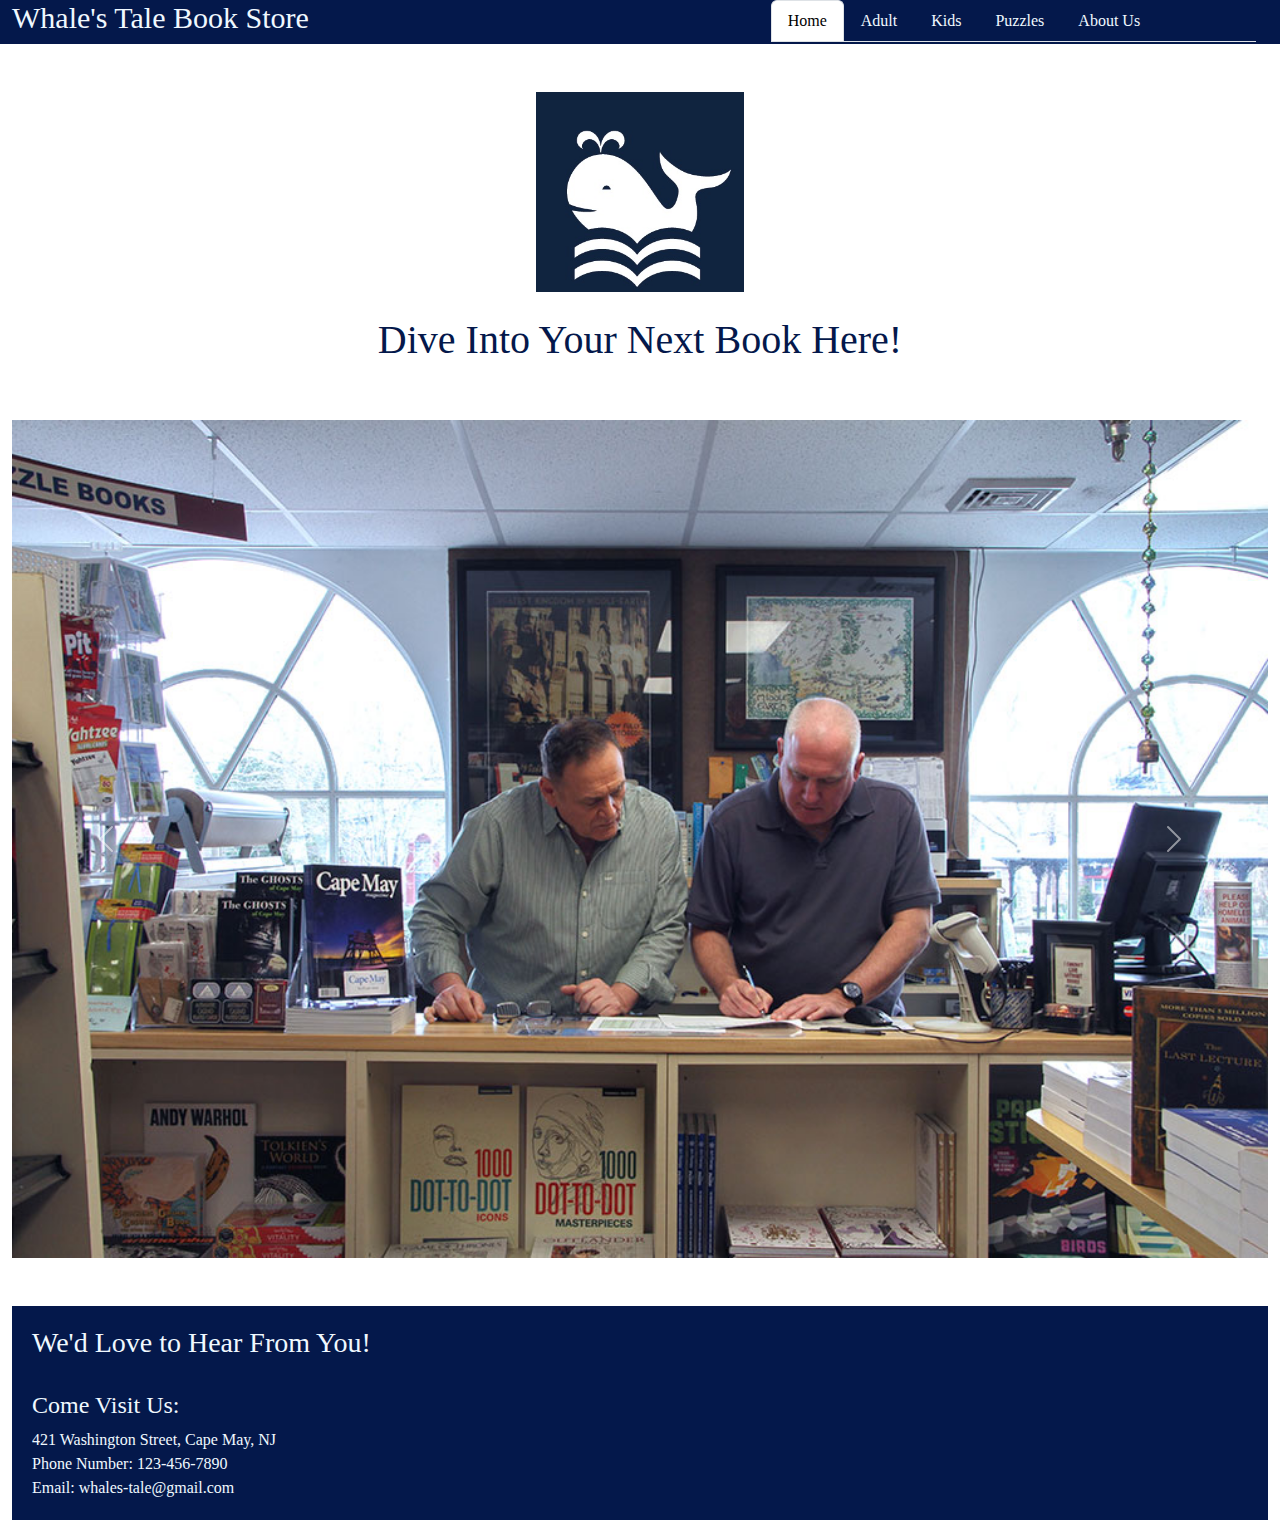
<file: index.html>
<!doctype html>
<html lang="en">
  <head>
    <meta charset="utf-8">
    <meta name="viewport" content="width=device-width, initial-scale=1">
    <meta name="description" content="YOUR DESCRIPTION HERE">
    <meta name="author" content="YOUR NAME HERE">
    <title>Starter Template · Bootstrap v5.3.3</title>

    <!-- LOAD BOOTSTRAP CSS - DO NOT DELETE -->
    <link href="https://cdn.jsdelivr.net/npm/bootstrap@5.3.3/dist/css/bootstrap.min.css" rel="stylesheet" integrity="sha384-QWTKZyjpPEjISv5WaRU9OFeRpok6YctnYmDr5pNlyT2bRjXh0JMhjY6hW+ALEwIH" crossorigin="anonymous">
    <!-- END LOADING BOOTSTRAP CSS -->

    
    <!-- Custom styles - add your own CSS to this stylesheet -->
    <link href="style.css" rel="stylesheet">
  </head>
  <body>
<div class="container-fluid">  
	<div class="row one">
	<div class="col-md-7">
		<h1>
			Whale's Tale Book Store
		</h1>
		
		</div> <!--col7-->
		<div class="col-md-5">
			<div class="container-fluid">
<ul class="nav nav-tabs">
  <li class="nav-item">
    <a class="nav-link active" aria-current="page" href="index.html">Home</a>
  </li>
  <li class="nav-item">
    <a class="nav-link" href="adult.html">Adult</a>
  </li>
  <li class="nav-item">
    <a class="nav-link" href="child.html">Kids</a>
  </li>
  <li class="nav-item">
    <a class="nav-link" href="puzzle.html">Puzzles</a>
  </li>
  <li class="nav-item">
    <a class="nav-link" href="about.html">About Us</a>
  </li>
</ul>
	</div>
		</div> <!--col5-->
	
	</div>
<br>
	<br>
	<img src="img/logo.jpg" height="200" alt="logo">
	<br>
<h2>
	Dive Into Your Next Book Here!
	</h2>
<br>
<br>
<div id="carouselExample" class="carousel slide">
  <div class="carousel-inner">
    <div class="carousel-item active">
      <img src="img/book1.jpeg" class="d-block w-100" alt="1">
    </div>
    <div class="carousel-item">
      <img src="img/book2.jpeg" class="d-block w-100" alt="2">
    </div>
    <div class="carousel-item">
      <img src="img/book3.jpeg" class="d-block w-100" alt="3">
    </div>
	   <div class="carousel-item">
      <img src="img/book4.jpeg" class="d-block w-100" alt="4">
    </div>
    <div class="carousel-item">
      <img src="img/book5.jpeg" class="d-block w-100" alt="5">
    </div>
	<div class="carousel-item">
      <img src="img/book7.jpeg" class="d-block w-100" alt="7">
    </div>
	<div class="carousel-item">
      <img src="img/book8.jpeg" class="d-block w-100" alt="8">
    </div>
  </div>
  <button class="carousel-control-prev" type="button" data-bs-target="#carouselExample" data-bs-slide="prev">
    <span class="carousel-control-prev-icon" aria-hidden="true"></span>
    <span class="visually-hidden">Previous</span>
  </button>
  <button class="carousel-control-next" type="button" data-bs-target="#carouselExample" data-bs-slide="next">
    <span class="carousel-control-next-icon" aria-hidden="true"></span>
    <span class="visually-hidden">Next</span>
  </button>
</div>
<br>
	<br>
<footer>
	<h3>
		We'd Love to Hear From You!
	</h3>
<br>
<h4>
	Come Visit Us:
	</h4>
	421 Washington Street, Cape May, NJ
	<br>
	Phone Number: 123-456-7890
	<br>
	Email: whales-tale@gmail.com
	</footer>
	
	
</div>	
<!--end of cont. fluid-->
<!-- LOAD BOOTSTRAP JAVASCRIPT - DO NOT DELETE -->
<script src="https://cdn.jsdelivr.net/npm/bootstrap@5.3.3/dist/js/bootstrap.bundle.min.js" integrity="sha384-YvpcrYf0tY3lHB60NNkmXc5s9fDVZLESaAA55NDzOxhy9GkcIdslK1eN7N6jIeHz" crossorigin="anonymous"></script>
<!-- END LOADING BOOTSTRAP JAVASCRIPT -->
      
  </body>
</html>
</file>
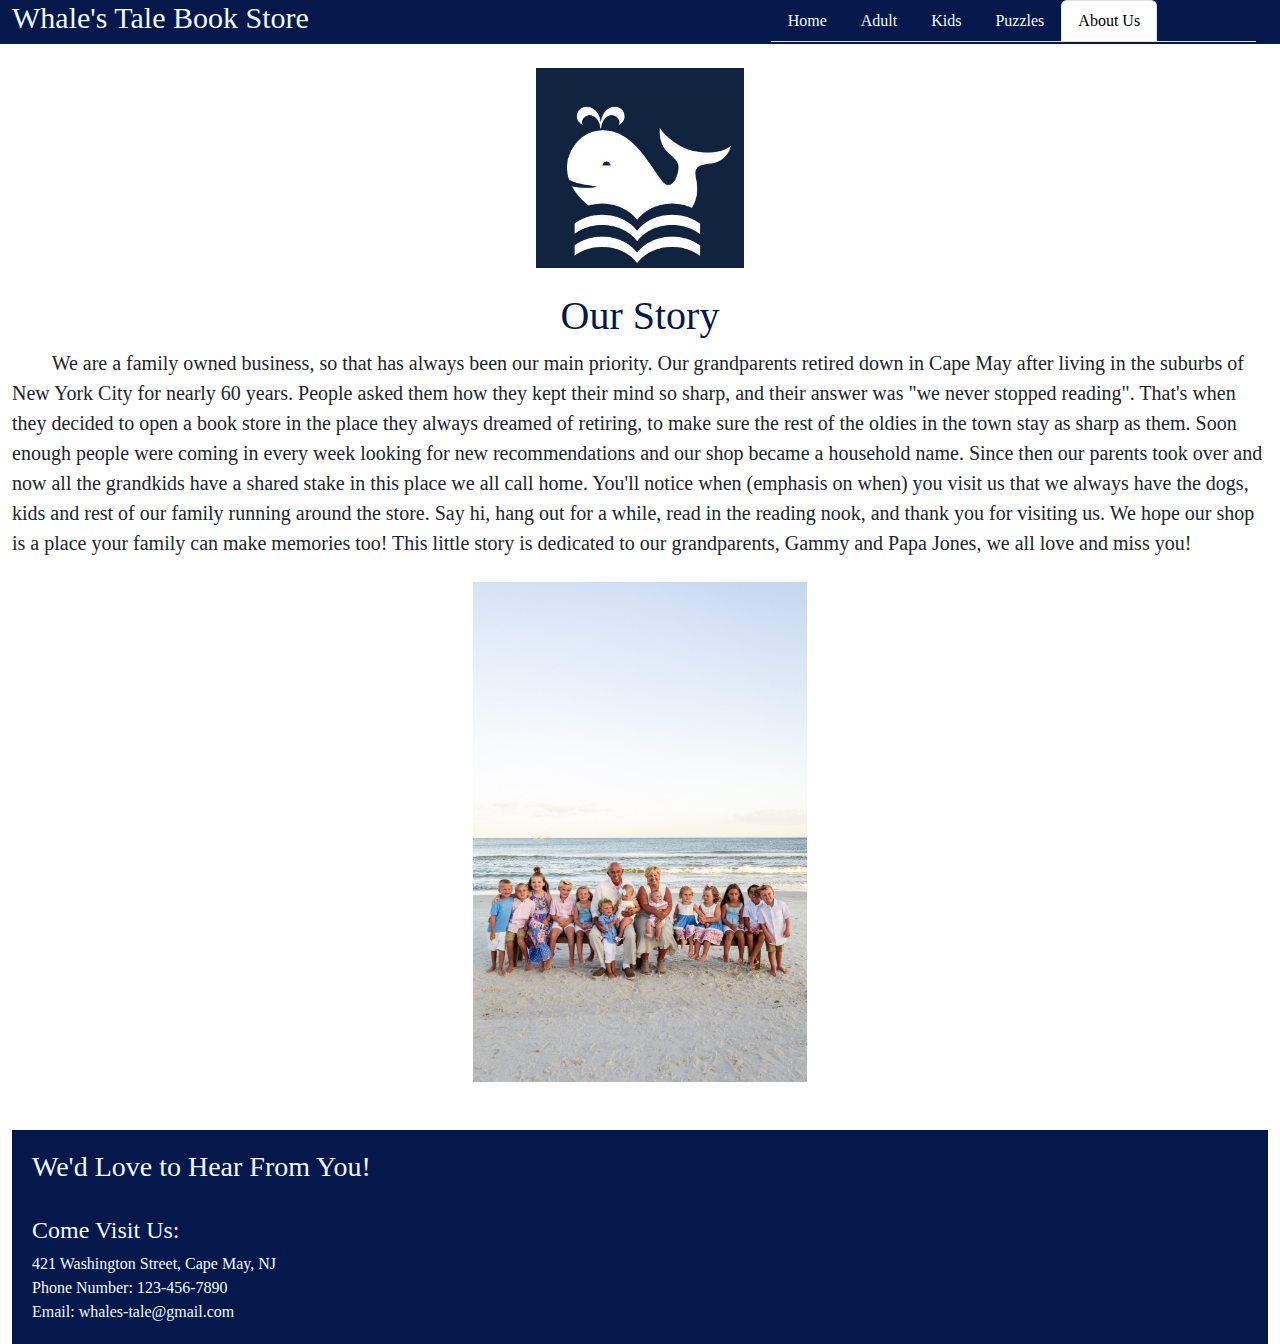
<file: about.html>
<!doctype html>
<html lang="en">
  <head>
    <meta charset="utf-8">
    <meta name="viewport" content="width=device-width, initial-scale=1">
    <meta name="description" content="YOUR DESCRIPTION HERE">
    <meta name="author" content="YOUR NAME HERE">
    <title>Starter Template · Bootstrap v5.3.3</title>
	</head>
	<body>
<div class="container-fluid">  
	<div class="row one">
	<div class="col-md-7">
		<h1>
			Whale's Tale Book Store
		</h1>
		
		</div> <!--col7-->
		<div class="col-md-5">
			<div class="container-fluid">
<ul class="nav nav-tabs">
  <li class="nav-item">
    <a class="nav-link" href="index.html">Home</a>
  </li>
  <li class="nav-item">
    <a class="nav-link" href="adult.html">Adult</a>
  </li>
  <li class="nav-item">
    <a class="nav-link" href="child.html">Kids</a>
  </li>
  <li class="nav-item">
    <a class="nav-link" href="puzzle.html">Puzzles</a>
  </li>
  <li class="nav-item">
    <a class="nav-link active" aria-current="page" href="about.html">About Us</a>
  </li>
</ul>
	</div>
		</div> <!--col5-->
	
	</div>

    <!-- LOAD BOOTSTRAP CSS - DO NOT DELETE -->
    <link href="https://cdn.jsdelivr.net/npm/bootstrap@5.3.3/dist/css/bootstrap.min.css" rel="stylesheet" integrity="sha384-QWTKZyjpPEjISv5WaRU9OFeRpok6YctnYmDr5pNlyT2bRjXh0JMhjY6hW+ALEwIH" crossorigin="anonymous">
    <!-- END LOADING BOOTSTRAP CSS -->

    
    <!-- Custom styles - add your own CSS to this stylesheet -->
    <link href="style.css" rel="stylesheet">

	<br>
	<img src="img/logo.jpg" height="200" alt="logo">
	<br>
<h2>Our Story</h2>
  <h7>&nbsp; &nbsp; &nbsp; &nbsp; We are a family owned business, so that has always been our main priority. Our grandparents retired down in Cape May after living in the suburbs of New York City for nearly 60 years. People asked them how they kept their mind so sharp, and their answer was "we never stopped reading". That's when they decided to open a book store in the place they always dreamed of retiring, to make sure the rest of the oldies in the town stay as sharp as them. Soon enough people were coming in every week looking for new recommendations and our shop became a household name. Since then our parents took over and now all the grandkids have a shared stake in this place we all call home. You'll notice when (emphasis on when) you visit us that we always have the dogs, kids and rest of our family running around the store. Say hi, hang out for a while, read in the reading nook, and thank you for visiting us. We hope our shop is a place your family can make memories too! 
  This little story is dedicated to our grandparents, Gammy and Papa Jones, we all love and miss you!</h7>
	&nbsp; <br>
  <br>
 <img src="img/g1.jpeg" height="500" alt="grandparents">
	<br>
	<br>
<footer>
	<h3>
		We'd Love to Hear From You!
	</h3>
<br>
<h4>
	Come Visit Us:
	</h4>
	421 Washington Street, Cape May, NJ
	<br>
	Phone Number: 123-456-7890
	<br>
	Email: whales-tale@gmail.com
  </footer>
</div>
<!-- LOAD BOOTSTRAP JAVASCRIPT - DO NOT DELETE -->
<script src="https://cdn.jsdelivr.net/npm/bootstrap@5.3.3/dist/js/bootstrap.bundle.min.js" integrity="sha384-YvpcrYf0tY3lHB60NNkmXc5s9fDVZLESaAA55NDzOxhy9GkcIdslK1eN7N6jIeHz" crossorigin="anonymous"></script>
<!-- END LOADING BOOTSTRAP JAVASCRIPT -->
      
  </body>
</html>
</file>
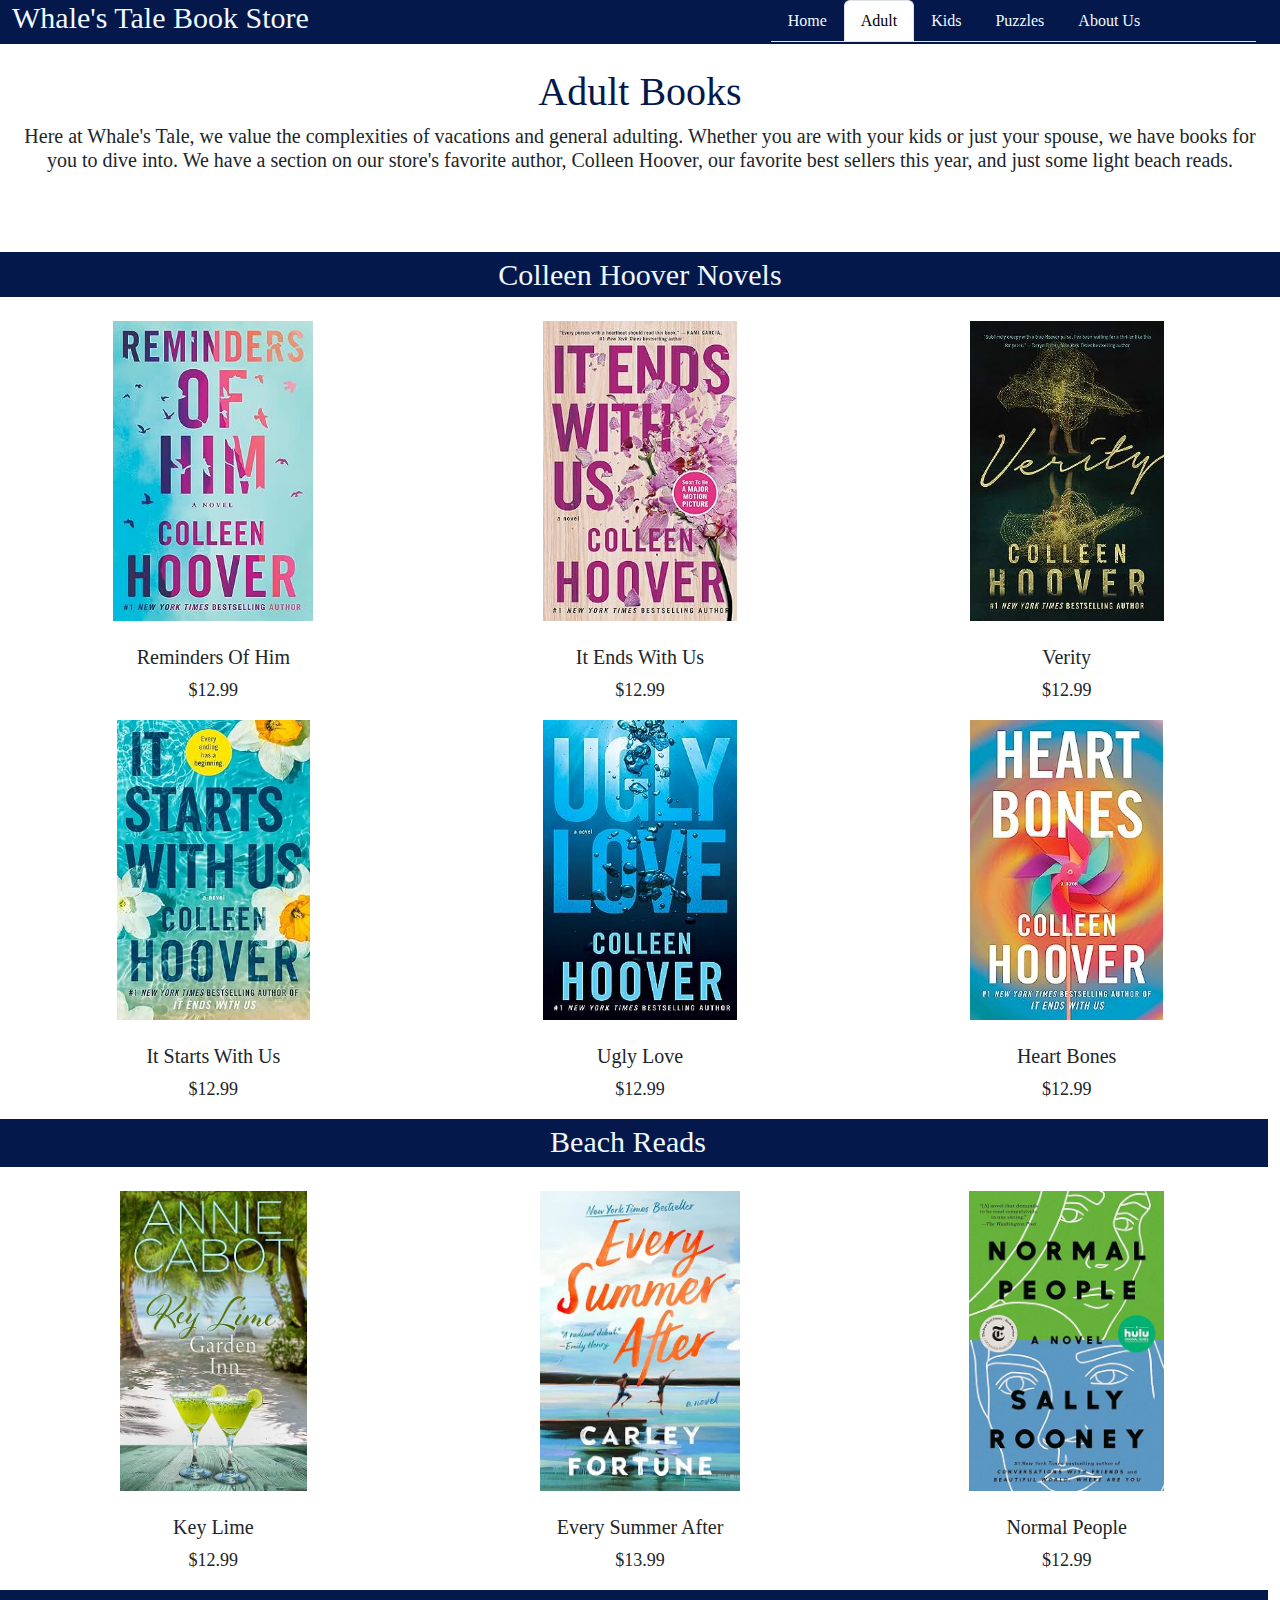
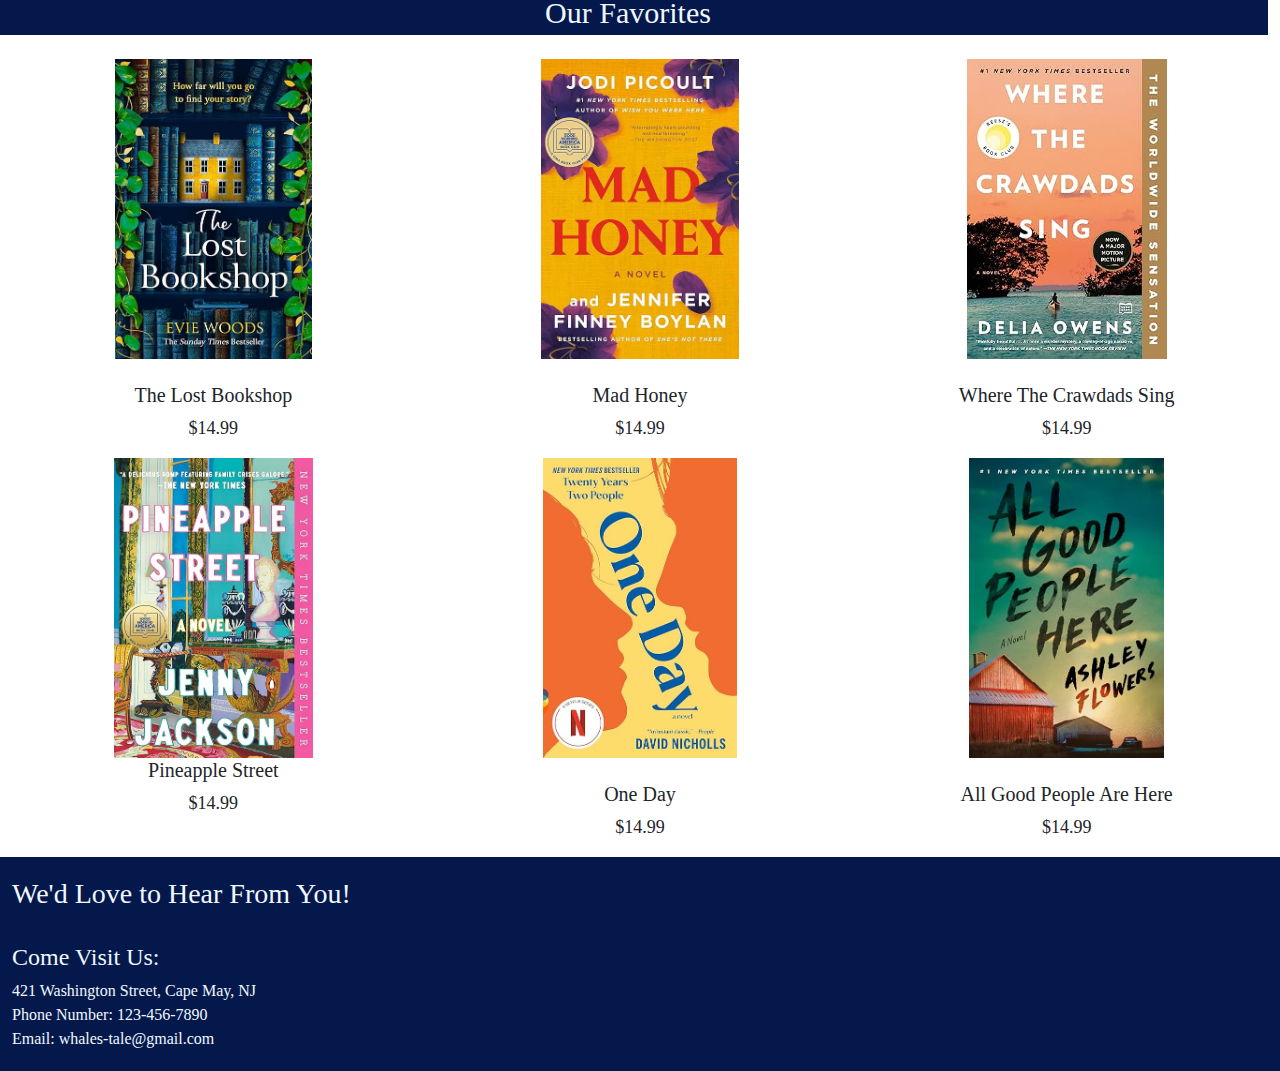
<file: adult.html>
<!doctype html>
<html lang="en">
  <head>
    <meta charset="utf-8">
    <meta name="viewport" content="width=device-width, initial-scale=1">
    <meta name="description" content="YOUR DESCRIPTION HERE">
    <meta name="author" content="YOUR NAME HERE">
    <title>Starter Template · Bootstrap v5.3.3</title>

    <!-- LOAD BOOTSTRAP CSS - DO NOT DELETE -->
    <link href="https://cdn.jsdelivr.net/npm/bootstrap@5.3.3/dist/css/bootstrap.min.css" rel="stylesheet" integrity="sha384-QWTKZyjpPEjISv5WaRU9OFeRpok6YctnYmDr5pNlyT2bRjXh0JMhjY6hW+ALEwIH" crossorigin="anonymous">
    <!-- END LOADING BOOTSTRAP CSS -->

    
    <!-- Custom styles - add your own CSS to this stylesheet -->
    <link href="style.css" rel="stylesheet">
	  <style>
		  h8 {
			  background-color: 
			  font-family: Baskerville, "Palatino Linotype", Palatino, "Century Schoolbook L", "Times New Roman", "serif";
			  font-size: 30px;
		  }
		  .three {
	font-family: Baskerville, "Palatino Linotype", Palatino, "Century Schoolbook L", "Times New Roman", "serif";
	background-color: #04184B;
	font-size: 30px;
	color: aliceblue;
	text-align: center
}
	  </style>
  </head>
  <body>
<div class="container-fluid">  
	<div class="row one">
	<div class="col-md-7">
		<h1>
			Whale's Tale Book Store
		</h1>
		
		</div> <!--col7-->
		<div class="col-md-5">
			<div class="container-fluid">
<ul class="nav nav-tabs">
  <li class="nav-item">
    <a class="nav-link" href="index.html">Home</a>
  </li>
  <li class="nav-item">
    <a class="nav-link active" aria-current="page" href="adult.html">Adult</a>
  </li>
  <li class="nav-item">
    <a class="nav-link" href="child.html">Kids</a>
  </li>
  <li class="nav-item">
    <a class="nav-link" href="puzzle.html">Puzzles</a>
  </li>
  <li class="nav-item">
    <a class="nav-link" href="about.html">About Us</a>
  </li>
</ul>
	</div>
		</div> <!--col5-->
	
	</div>
<br>
	
<h2>Adult Books</h2>
 <h6>Here at Whale's Tale, we value the complexities of vacations and general adulting. Whether you are with your kids or just your spouse, we have books for you to dive into. We have a section on our store's favorite author, Colleen Hoover, our favorite best sellers this year, and just some light beach reads.
	</h6>
<br>
<br>
<br>
<div class="row three">
	<div class= "col-md-12">
		<h8>Colleen Hoover Novels</h8>
	</div>
	</div>
	<br>
	
<div class="row two">
	<div class="col-md-4 left">
		<img src="img/ch1.jpeg" height="300" alt="1">
		<br>
		<h5>Reminders Of Him</h5>
		<p> $12.99 </p>
	</div> 
	<div class="col-md-4 center">
		<img src="img/ch2.jpeg" height="300" alt="2">
		<br>
		<h5>It Ends With Us</h5>
		<p> $12.99</p>
	</div> 
	<div class="col-md-4 right">
		<img src="img/ch3.jpeg" height="300" alt="3">
		<br>
		<h5>Verity</h5>
		<p> $12.99 </p>
	</div> 
	<div class="col-md-4 left">
		<img src="img/ch4.jpeg" height="300" alt="4">
		<br>
		<h5>It Starts With Us</h5>
		<p> $12.99 </p>
	</div> 
	<div class="col-md-4 center">
		<img src="img/ch5.jpeg" height="300" alt="5">
		<br>
		<h5>Ugly Love</h5>
		<p> $12.99</p>
	</div> 
	<div class="col-md-4 right">
		<img src="img/ch6.jpeg" height="300" alt="6">
		<br>
		<h5>Heart Bones</h5>
		<p>$12.99</p>
	</div> 
	<div class="row three">
	<div class= "col-md-12">
		<h8>Beach Reads</h8>
	</div>
	</div>
	<br>
	<br>
	
	<div class="col-md-4 left">
		<br>
		<img src="img/br1.jpeg" height="300" alt="1">
		<br>
		<h5>Key Lime</h5>
		<p> $12.99 </p>
	</div> 
	<div class="col-md-4 center">
		<br>
		<img src="img/br2.jpeg" height="300" alt="2">
		<br>
		<h5>Every Summer After</h5>
		<p> $13.99</p>
	</div> 
	<div class="col-md-4 right">
		<br>
		<img src="img/br3.jpeg" height="300" alt="3">
		<br>
		<h5>Normal People</h5>
		<p>$12.99</p>
	</div> 
	<div class="row three">
	<div class= "col-md-12">
		<h8>Our Favorites</h8>
	</div>
	</div> 
	
	<div class="col-md-4 left">
		<br>
		<img src="img/f1.jpeg" height="300" alt="1">
		<br>
		<h5>The Lost Bookshop</h5>
		<p> $14.99 </p>
	</div> 
	<div class="col-md-4 center">
		<br>
		<img src="img/f2.jpeg" height="300" alt="2">
		<br>
		<h5>Mad Honey</h5>
		<p> $14.99 </p>
	</div> 
	<div class="col-md-4 right">
		<br>
		<img src="img/f3.jpeg" height="300" alt="3">
		<br>
		<h5>Where The Crawdads Sing</h5>
		<p> $14.99 </p>
	</div>
		<div class="col-md-4 left">
		<img src="img/f4.jpeg" height="300" alt="4">
		<h5>Pineapple Street</h5>
		<p> $14.99 </p>
	</div> 
	<div class="col-md-4 center">
		<img src="img/f5.jpeg" height="300" alt="5">
		<br>
		<h5>One Day</h5>
		<p> $14.99 </p>
	</div> 
	<div class="col-md-4 right">
		<img src="img/f6.jpeg" height="300" alt="6">
		<br>
		<h5>All Good People Are Here</h5>
		<p> $14.99 </p>
  </div>
<br>
	<br>
<footer>
	<h3>
		We'd Love to Hear From You!
	</h3>
<br>
<h4>
	Come Visit Us:
	</h4>
	421 Washington Street, Cape May, NJ
	<br>
	Phone Number: 123-456-7890
	<br>
	Email: whales-tale@gmail.com
	</footer>	
	</div>
</div>	<!--end of cont. fluid-->
<!-- LOAD BOOTSTRAP JAVASCRIPT - DO NOT DELETE -->
<script src="https://cdn.jsdelivr.net/npm/bootstrap@5.3.3/dist/js/bootstrap.bundle.min.js" integrity="sha384-YvpcrYf0tY3lHB60NNkmXc5s9fDVZLESaAA55NDzOxhy9GkcIdslK1eN7N6jIeHz" crossorigin="anonymous"></script>
<!-- END LOADING BOOTSTRAP JAVASCRIPT -->
      
  </body>
</html>
</file>
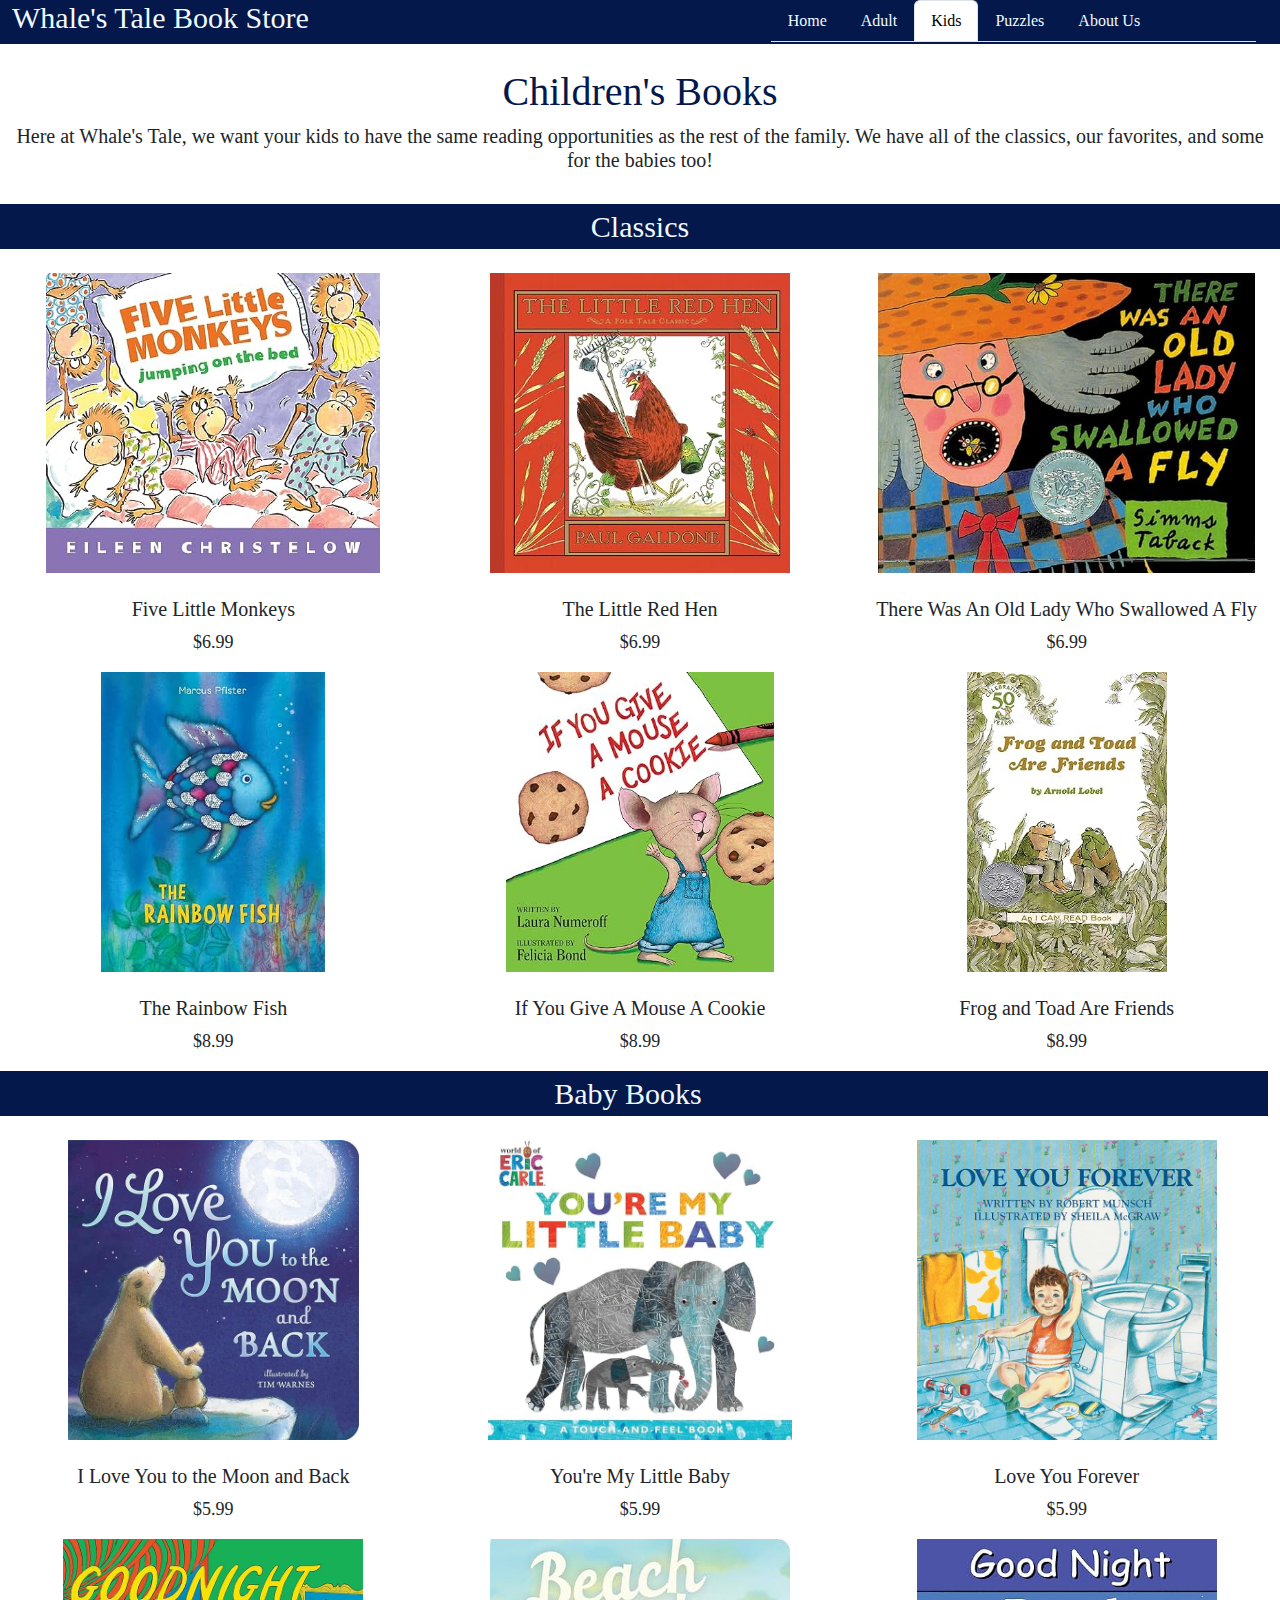
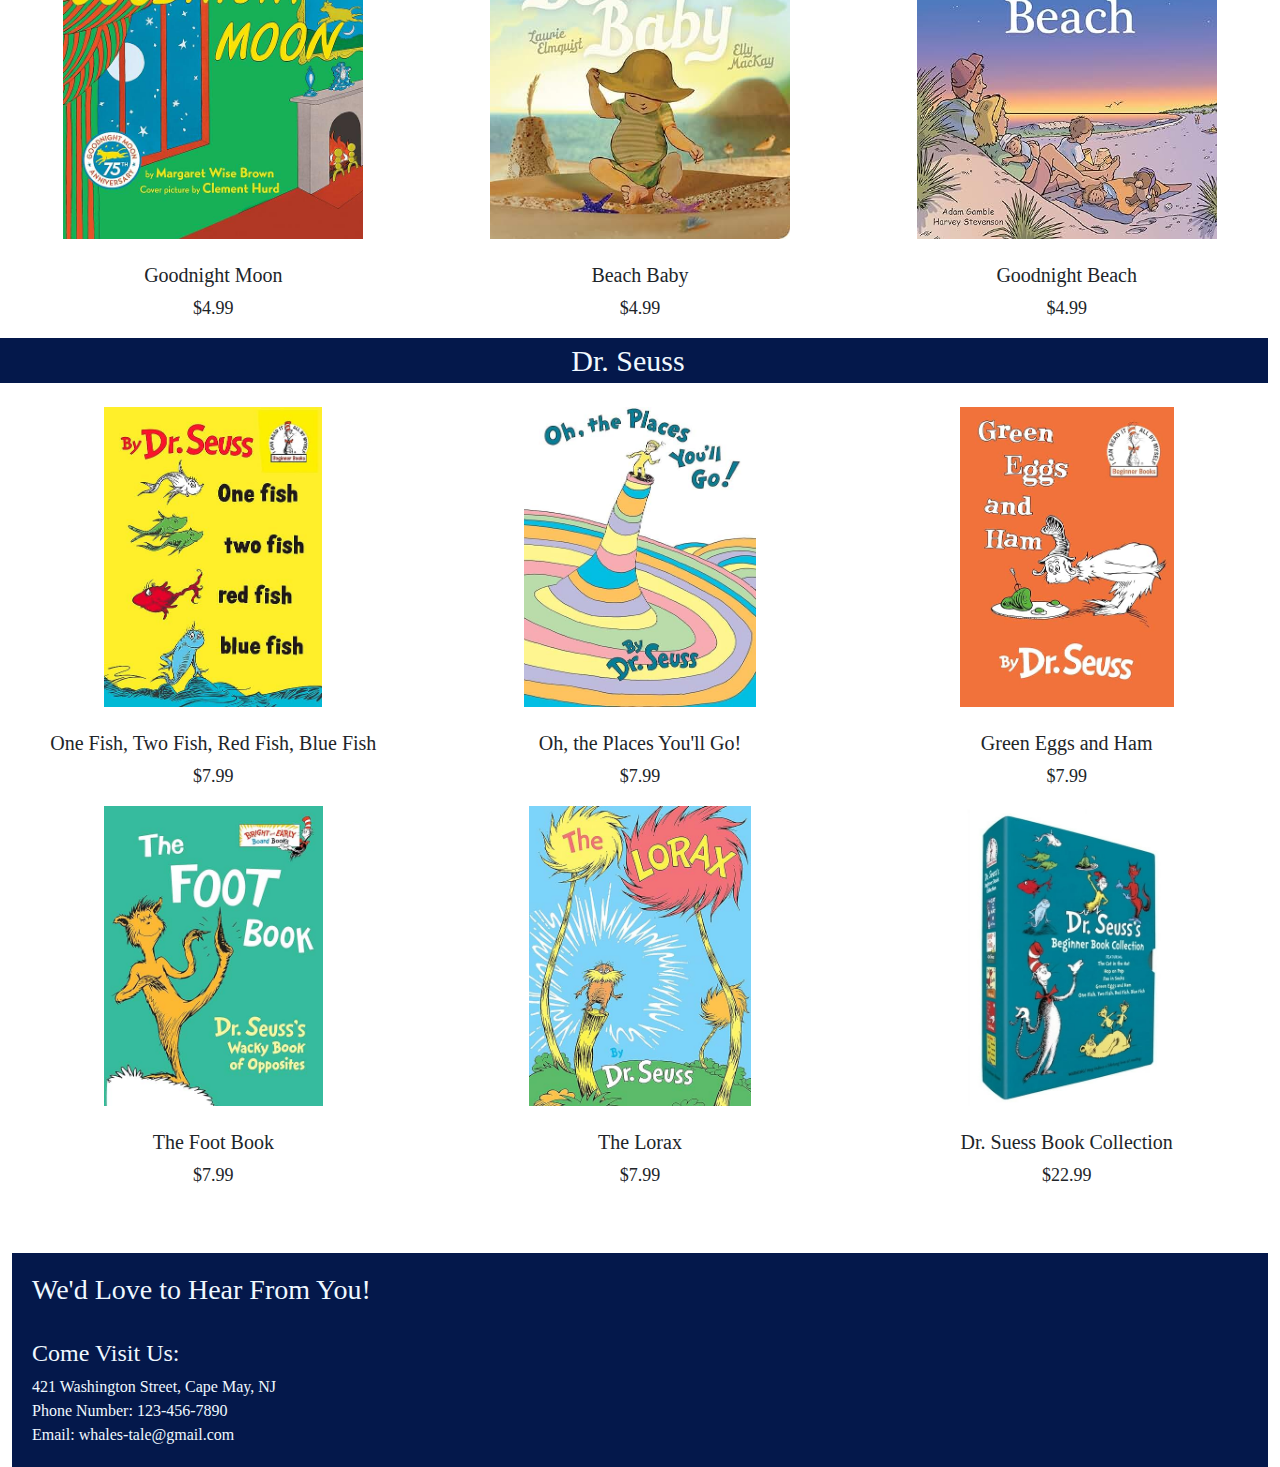
<file: child.html>
<!doctype html>
<html lang="en">
  <head>
    <meta charset="utf-8">
    <meta name="viewport" content="width=device-width, initial-scale=1">
    <meta name="description" content="YOUR DESCRIPTION HERE">
    <meta name="author" content="YOUR NAME HERE">
    <title>Starter Template · Bootstrap v5.3.3</title>

    <!-- LOAD BOOTSTRAP CSS - DO NOT DELETE -->
    <link href="https://cdn.jsdelivr.net/npm/bootstrap@5.3.3/dist/css/bootstrap.min.css" rel="stylesheet" integrity="sha384-QWTKZyjpPEjISv5WaRU9OFeRpok6YctnYmDr5pNlyT2bRjXh0JMhjY6hW+ALEwIH" crossorigin="anonymous">
    <!-- END LOADING BOOTSTRAP CSS -->

    
    <!-- Custom styles - add your own CSS to this stylesheet -->
    <link href="style.css" rel="stylesheet">
	  	  <style>
		  h8 {
			  background-color: 
			  font-family: Baskerville, "Palatino Linotype", Palatino, "Century Schoolbook L", "Times New Roman", "serif";
			  font-size: 30px;
		  }
		  .three {
	font-family: Baskerville, "Palatino Linotype", Palatino, "Century Schoolbook L", "Times New Roman", "serif";
	background-color: #04184B;
	font-size: 30px;
	color: aliceblue;
	text-align: center
}
	  </style>
  </head>
  <body>
<div class="container-fluid">  
	<div class="row one">
	<div class="col-md-7">
		<h1>
			Whale's Tale Book Store
		</h1>
		
		</div> <!--col7-->
		<div class="col-md-5">
			<div class="container-fluid">
<ul class="nav nav-tabs">
  <li class="nav-item">
    <a class="nav-link" href="index.html">Home</a>
  </li>
  <li class="nav-item">
    <a class="nav-link" href="adult.html">Adult</a>
  </li>
  <li class="nav-item">
    <a class="nav-link active" aria-current="page" href="child.html">Kids</a>
  </li>
  <li class="nav-item">
    <a class="nav-link" href="puzzle.html">Puzzles</a>
  </li>
  <li class="nav-item">
    <a class="nav-link" href="about.html">About Us</a>
  </li>
</ul>
	</div>
		</div> <!--col5-->
	
	</div>
<br>
<h2>Children's Books</h2>
 <h6>Here at Whale's Tale, we want your kids to have the same reading opportunities as the rest of the family. We have all of the classics, our favorites, and some for the babies too!
	</h6>
<br>
	<div class="row three">
	<div class= "col-md-12">
		<h8>Classics</h8>
	</div>
	</div>
<div class="row two">
	<div class="col-md-4 left">
		<br>
		<img src="img/c1.jpeg" height="300" alt="1">
		<br>
		<h5>Five Little Monkeys</h5>
		<p> $6.99 </p>
	</div> 
	<div class="col-md-4 center">
		<br>
		<img src="img/c2.jpeg" height="300" alt="2">
		<br>
		<h5>The Little Red Hen</h5>
		<p> $6.99</p>
	</div> 
	<div class="col-md-4 right">
		<br>
		<img src="img/c3.jpeg" height="300" alt="3">
		<br>
		<h5>There Was An Old Lady Who Swallowed A Fly</h5>
		<p> $6.99 </p>
	</div> 
	<div class="col-md-4 left">
		<img src="img/c4.jpeg" height="300" alt="4">
		<br>
		<h5>The Rainbow Fish</h5>
		<p> $8.99 </p>
	</div> 
	<div class="col-md-4 center">
		<img src="img/c5.jpeg" height="300" alt="5">
		<br>
		<h5>If You Give A Mouse A Cookie</h5>
		<p> $8.99</p>
	</div> 
	<div class="col-md-4 right">
		<img src="img/c6.jpeg" height="300" alt="6">
		<br>
		<h5>Frog and Toad Are Friends</h5>
		<p>$8.99</p>
	</div> 
	
	<div class="row three">
	<div class= "col-md-12">
		<h8>Baby Books</h8>
	</div>
	</div>
	<div class="col-md-4 left">
		<br>
		<img src="img/b1.jpeg" height="300" alt="1">
		<br>
		<h5>I Love You to the Moon and Back</h5>
		<p> $5.99 </p>
	</div> 
	<div class="col-md-4 center">
		<br>
		<img src="img/b2.jpeg" height="300" alt="2">
		<br>
		<h5>You're My Little Baby</h5>
		<p> $5.99</p>
	</div> 
	<div class="col-md-4 right">
		<br>
		<img src="img/b3.jpeg" height="300" alt="3">
		<br>
		<h5>Love You Forever</h5>
		<p>$5.99</p>
	</div> 
	<div class="col-md-4 left">
		<img src="img/b4.jpeg" height="300" alt="4">
		<br>
		<h5>Goodnight Moon</h5>
		<p> $4.99 </p>
	</div> 
	<div class="col-md-4 center">
		<img src="img/b5.jpeg" height="300" alt="5">
		<br>
		<h5>Beach Baby</h5>
		<p> $4.99 </p>
	</div> 
	<div class="col-md-4 right">
		<img src="img/b6.jpeg" height="300" alt="6">
		<br>
		<h5>Goodnight Beach</h5>
		<p> $4.99 </p>
	</div>
	<div class="row three">
	<div class= "col-md-12">
		<h8>Dr. Seuss</h8>
	</div>
	</div>
		<div class="col-md-4 left">
			<br>
		<img src="img/ds2.jpeg" height="300" alt="1">
		<br>
		<h5>One Fish, Two Fish, Red Fish, Blue Fish</h5>
		<p> $7.99 </p>
	</div> 
	<div class="col-md-4 center">
		<br>
		<img src="img/ds3.jpeg" height="300" alt="2">
		<br>
		<h5>Oh, the Places You'll Go!</h5>
		<p> $7.99 </p>
	</div> 
	<div class="col-md-4 right">
		<br>
		<img src="img/ds4.jpeg" height="300" alt="3">
		<br>
		<h5>Green Eggs and Ham</h5>
		<p> $7.99 </p>
	</div> 
	<div class="col-md-4 left">
		<img src="img/ds5.jpeg" height="300" alt="4">
		<br>
		<h5>The Foot Book</h5>
		<p> $7.99 </p>
	</div> 
	<div class="col-md-4 center">
		<img src="img/ds6.jpeg" height="300" alt="5">
		<br>
		<h5>The Lorax</h5>
		<p> $7.99 </p>
	</div> 
	<div class="col-md-4 right">
		<img src="img/ds8.jpeg" height="300" alt="8">
		<br>
		<h5>Dr. Suess Book Collection</h5>
		<p> $22.99 </p>
	</div>
  </div>
<br>
	<br>
<footer>
	<h3>
		We'd Love to Hear From You!
	</h3>
<br>
<h4>
	Come Visit Us:
	</h4>
	421 Washington Street, Cape May, NJ
	<br>
	Phone Number: 123-456-7890
	<br>
	Email: whales-tale@gmail.com
	</footer>	
</div>	<!--end of cont. fluid-->
<!-- LOAD BOOTSTRAP JAVASCRIPT - DO NOT DELETE -->
<script src="https://cdn.jsdelivr.net/npm/bootstrap@5.3.3/dist/js/bootstrap.bundle.min.js" integrity="sha384-YvpcrYf0tY3lHB60NNkmXc5s9fDVZLESaAA55NDzOxhy9GkcIdslK1eN7N6jIeHz" crossorigin="anonymous"></script>
<!-- END LOADING BOOTSTRAP JAVASCRIPT -->
      
  </body>
</html>
</file>
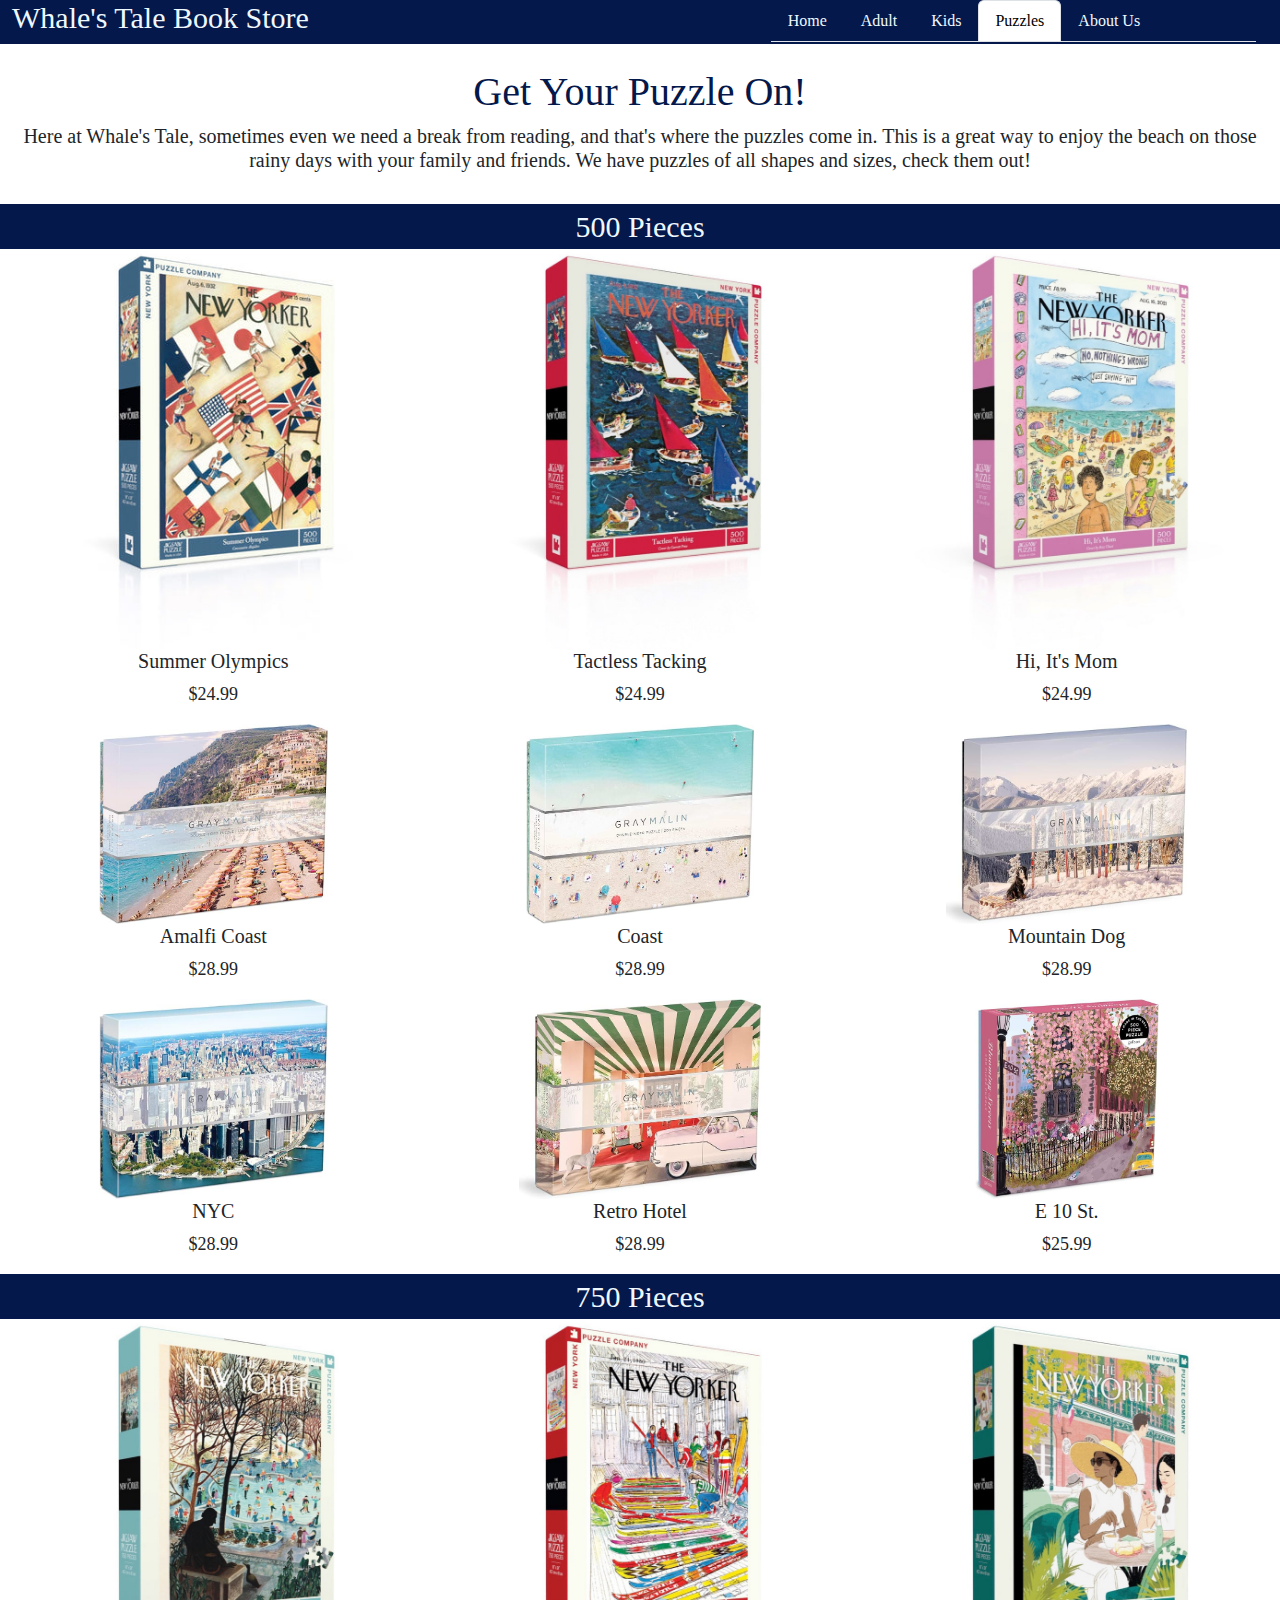
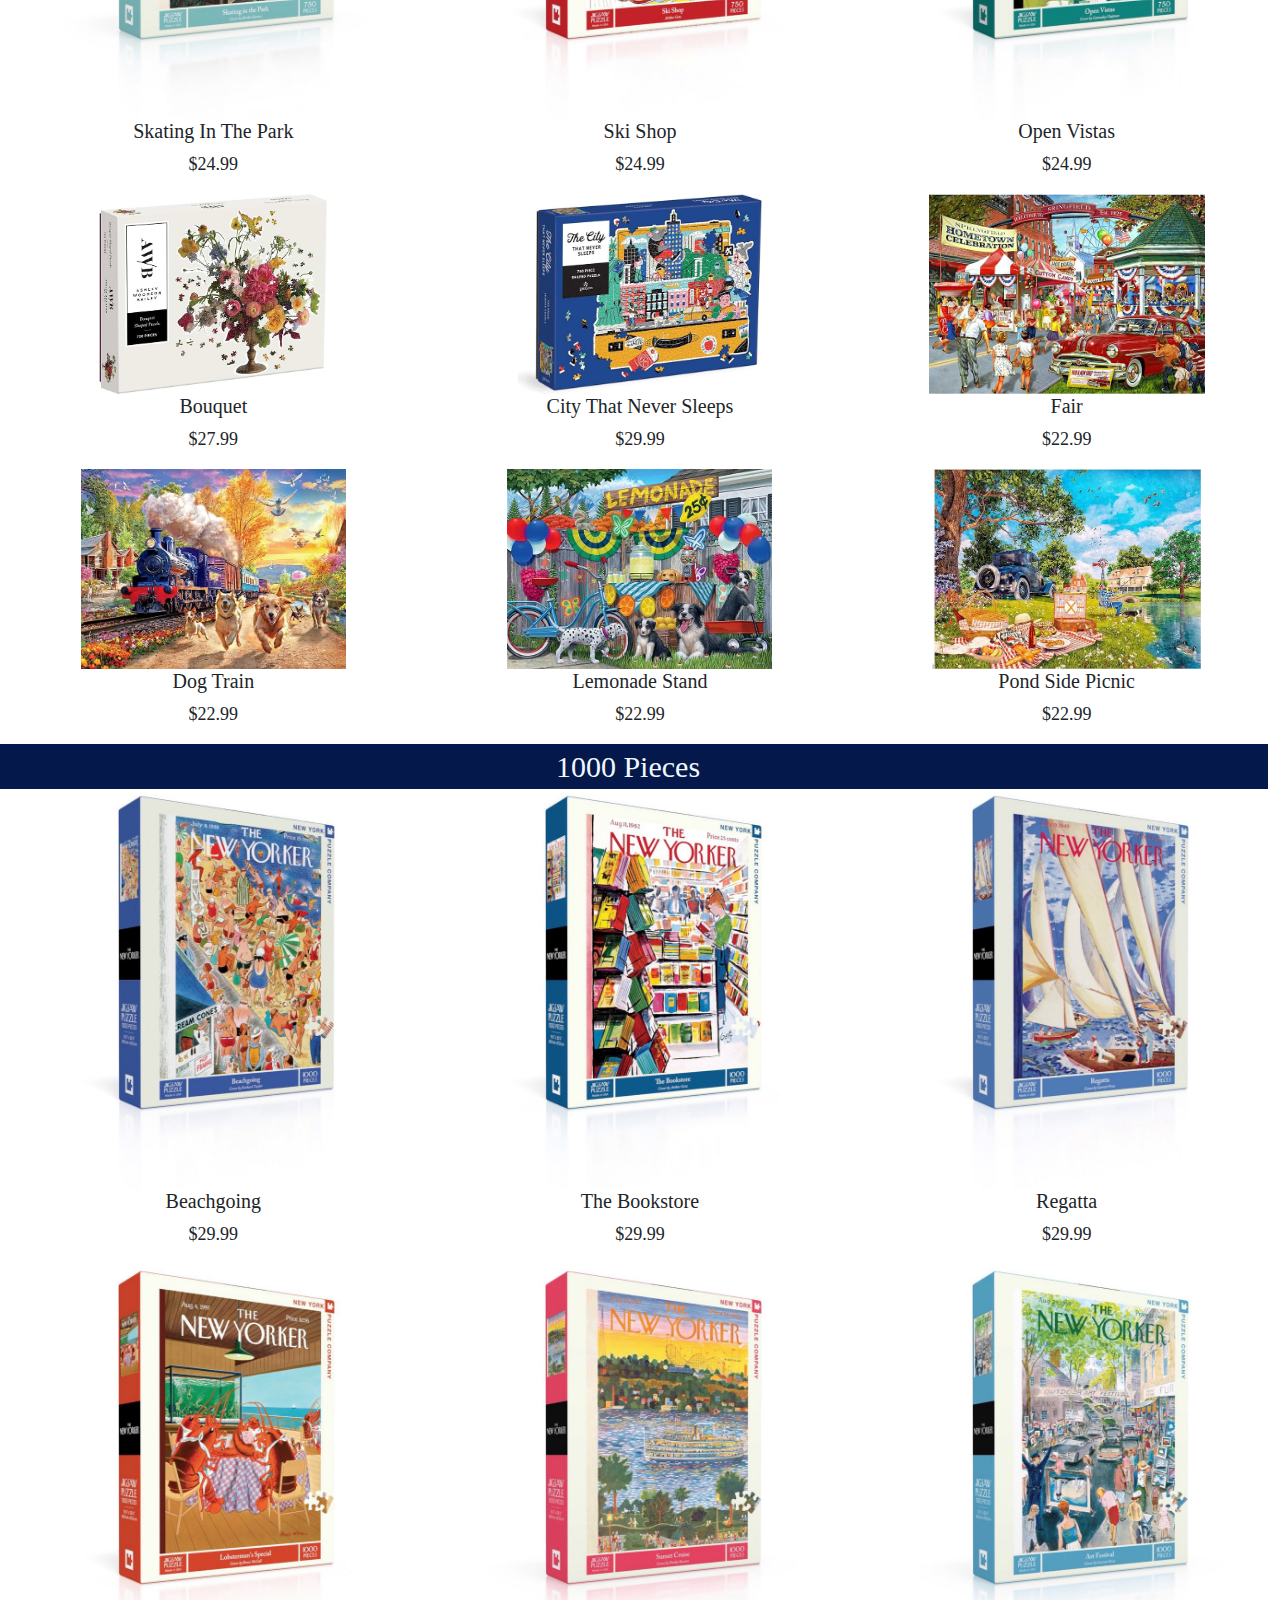
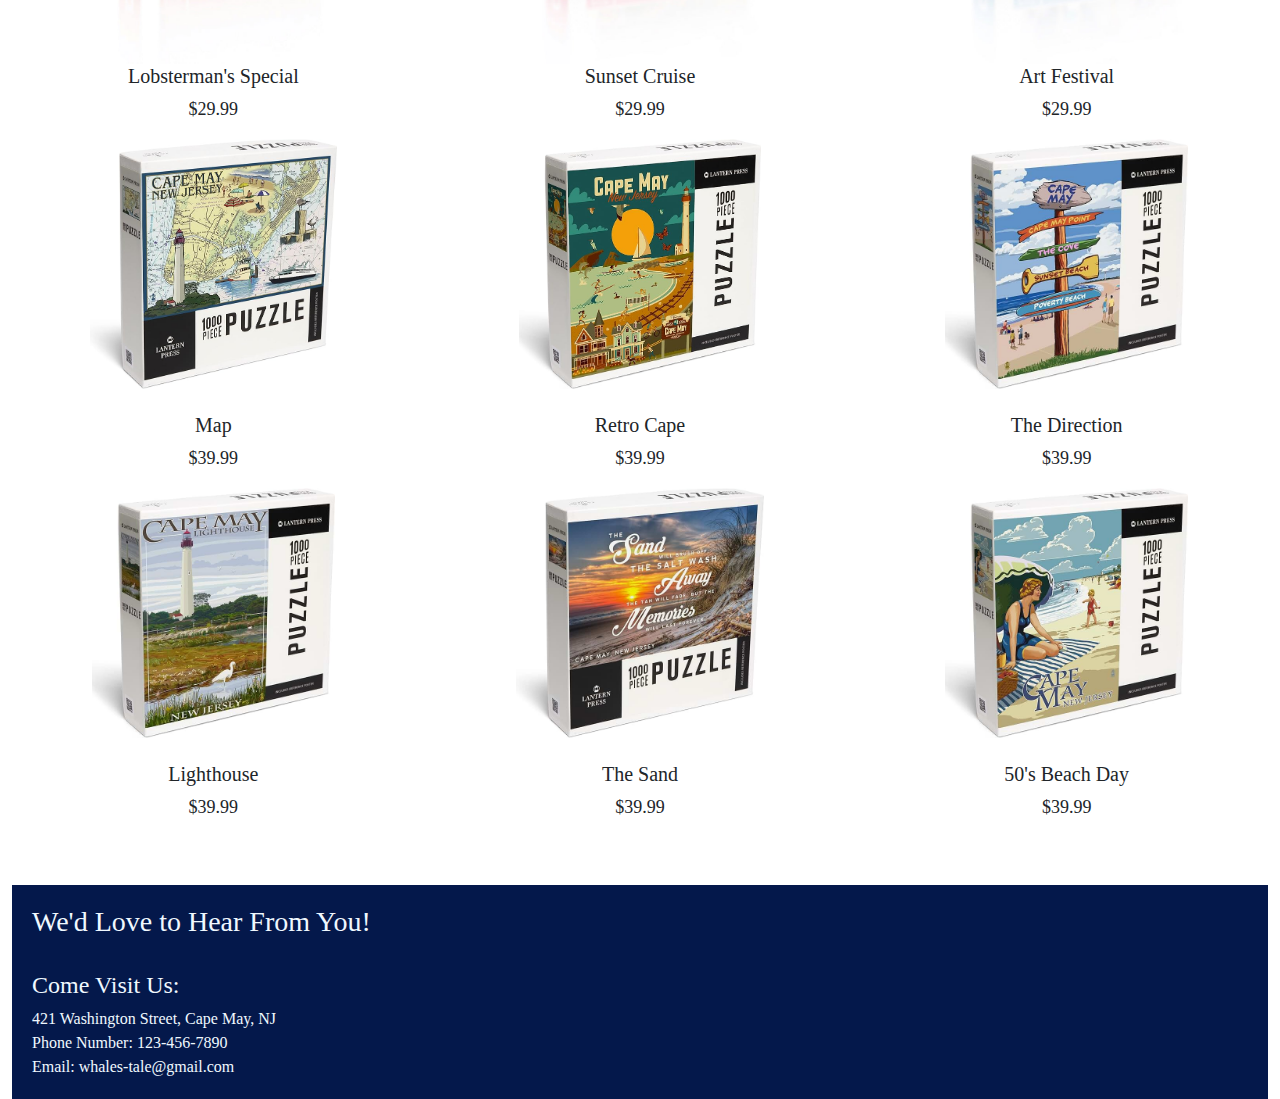
<file: puzzle.html>
<!doctype html>
<html lang="en">
  <head>
    <meta charset="utf-8">
    <meta name="viewport" content="width=device-width, initial-scale=1">
    <meta name="description" content="YOUR DESCRIPTION HERE">
    <meta name="author" content="YOUR NAME HERE">
    <title>Starter Template · Bootstrap v5.3.3</title>

    <!-- LOAD BOOTSTRAP CSS - DO NOT DELETE -->
    <link href="https://cdn.jsdelivr.net/npm/bootstrap@5.3.3/dist/css/bootstrap.min.css" rel="stylesheet" integrity="sha384-QWTKZyjpPEjISv5WaRU9OFeRpok6YctnYmDr5pNlyT2bRjXh0JMhjY6hW+ALEwIH" crossorigin="anonymous">
    <!-- END LOADING BOOTSTRAP CSS -->

    
    <!-- Custom styles - add your own CSS to this stylesheet -->
    <link href="style.css" rel="stylesheet">
	  	  <style>
		  h8 {
			  background-color: 
			  font-family: Baskerville, "Palatino Linotype", Palatino, "Century Schoolbook L", "Times New Roman", "serif";
			  font-size: 30px;
		  }
		  .three {
	font-family: Baskerville, "Palatino Linotype", Palatino, "Century Schoolbook L", "Times New Roman", "serif";
	background-color: #04184B;
	font-size: 30px;
	color: aliceblue;
	text-align: center
}
	  </style>
  </head>
  <body>
<div class="container-fluid">  
	<div class="row one">
	<div class="col-md-7">
		<h1>
			Whale's Tale Book Store
		</h1>
		
		</div> <!--col7-->
		<div class="col-md-5">
			<div class="container-fluid">
<ul class="nav nav-tabs">
  <li class="nav-item">
    <a class="nav-link" href="index.html">Home</a>
  </li>
  <li class="nav-item">
    <a class="nav-link" href="adult.html">Adult</a>
  </li>
  <li class="nav-item">
    <a class="nav-link" href="child.html">Kids</a>
  </li>
  <li class="nav-item">
    <a class="nav-link active" aria-current="page" href="puzzle.html">Puzzles</a>
  </li>
  <li class="nav-item">
    <a class="nav-link" href="about.html">About Us</a>
  </li>
</ul>
	</div>
		</div> <!--col5-->
	
	</div>
<br>
<h2>Get Your Puzzle On!</h2>
 <h6>Here at Whale's Tale, sometimes even we need a break from reading, and that's where the puzzles come in. This is a great way to enjoy the beach on those rainy days with your family and friends. We have puzzles of all shapes and sizes, check them out!
	</h6>
<br>
	<div class="row three">
	<div class= "col-md-12">
		<h8>500 Pieces</h8>
	</div>
	</div>
<div class="row two">
	<div class="col-md-4 left">
		<img src="img/ny1.jpeg" height="400" alt="ny1">
		<h5>Summer Olympics</h5>
		<p> $24.99 </p>
	</div> 
	<div class="col-md-4 center">
		<img src="img/ny2.jpeg" height="400" alt="ny2">
		<h5>Tactless Tacking</h5>
		<p>$24.99</p>
	</div> 
	<div class="col-md-4 right">
		<img src="img/ny3.jpeg" height="400" alt="ny3">
		<h5>Hi, It's Mom</h5>
		<p>$24.99</p>
	</div> 
	<div class="col-md-4 left">
		<img src="img/5001.jpeg" height="200" alt="1">
		<h5>Amalfi Coast</h5>
		<p> $28.99 </p>
	</div> 
	<div class="col-md-4 center">
		<img src="img/5002.jpeg" height="200" alt="2">
		<h5>Coast</h5>
		<p> $28.99</p>
	</div> 
	<div class="col-md-4 right">
		<img src="img/5003.jpeg" height="200" alt="3">
		<h5>Mountain Dog</h5>
		<p>$28.99</p>
	</div> 
	<div class="col-md-4 left">
		<img src="img/5004.jpeg" height="200" alt="4">
		<h5>NYC</h5>
		<p> $28.99 </p>
	</div> 
	<div class="col-md-4 center">
		<img src="img/5005.jpeg" height="200" alt="5">
		<h5>Retro Hotel</h5>
		<p> $28.99</p>
	</div> 
	<div class="col-md-4 right">
		<img src="img/5006.jpeg" height="200" alt="6">
		<h5>E 10 St.</h5>
		<p>$25.99</p>
	</div> 
  </div>
	<div class="row three">
	<div class= "col-md-12">
		<h8>750 Pieces</h8>
	</div>
	</div>
	<div class="row two">
	<div class="col-md-4 left">
		<img src="img/ny4.jpeg" height="400" alt="ny4">
		<h5>Skating In The Park</h5>
		<p> $24.99 </p>
	</div> 
	<div class="col-md-4 center">
		<img src="img/ny5.jpeg" height="400" alt="ny5">
		<h5>Ski Shop</h5>
		<p> $24.99 </p>
	</div> 
	<div class="col-md-4 right">
		<img src="img/ny6.jpeg" height="400" alt="ny6">
		<h5>Open Vistas</h5>
		<p> $24.99 </p>
	</div>
		<div class="col-md-4 left">
		<img src="img/7501.jpeg" height="200" alt="1">
		<h5>Bouquet</h5>
		<p> $27.99 </p>
	</div> 
	<div class="col-md-4 center">
		<img src="img/7502.jpeg" height="200" alt="2">
		<h5>City That Never Sleeps</h5>
		<p> $29.99 </p>
	</div> 
	<div class="col-md-4 right">
		<img src="img/7503.jpeg" height="200" alt="3">
		<h5>Fair</h5>
		<p> $22.99 </p>
	</div> 
	<div class="col-md-4 left">
		<img src="img/7504.jpeg" height="200" alt="4">
		<h5>Dog Train</h5>
		<p> $22.99 </p>
	</div> 
	<div class="col-md-4 center">
		<img src="img/7505.jpeg" height="200" alt="5">
		<h5>Lemonade Stand</h5>
		<p> $22.99 </p>
	</div> 
	<div class="col-md-4 right">
		<img src="img/7506.jpeg" height="200" alt="6">
		<h5>Pond Side Picnic</h5>
		<p> $22.99 </p>
	</div> 
		<div class="row three">
	<div class= "col-md-12">
		<h8>1000 Pieces</h8>
	</div>
	</div>
	<div class="col-md-4 left">
		<img src="img/ny7.jpeg" height="400" alt="ny7">
		<h5>Beachgoing</h5>
		<p> $29.99 </p>
	</div> 
	<div class="col-md-4 center">
		<img src="img/ny8.jpeg" height="400" alt="ny8">
		<h5> The Bookstore </h5>
		<p> $29.99 </p>
	</div> 
	<div class="col-md-4 right">
		<img src="img/ny9.jpeg" height="400" alt="ny9">
		<h5>Regatta</h5>
		<p> $29.99 </p>
	</div> 
	<div class="col-md-4 left">
		<img src="img/ny10.jpeg" height="400" alt="ny10">
		<h5>Lobsterman's Special</h5>
		<p> $29.99 </p>
	</div> 
	<div class="col-md-4 center">
		<img src="img/ny11.jpeg" height="400" alt="ny11">
		<h5>Sunset Cruise</h5>
		<p> $29.99 </p>
	</div> 
	<div class="col-md-4 right">
		<img src="img/ny12.jpeg" height="400" alt="ny12">
		<h5>Art Festival</h5>
		<p> $29.99 </p>
	</div> 
	<div class="col-md-4 left">
		<img src="img/p1.jpeg" height="250" alt="p1">
		<br>
		<h5>Map</h5>
		<p> $39.99 </p>
	</div> 
		<div class="col-md-4 center">
		<img src="img/p2.jpeg" height="250" alt="p2">
			<br>
		<h5>Retro Cape</h5>
		<p> $39.99 </p>
	</div> 
	<div class="col-md-4 right">
		<img src="img/p4.jpeg" height="250" alt="p4">
		<br>
		<h5>The Direction</h5>
		<p> $39.99 </p>
	</div> 
	<div class="col-md-4 left">
		<img src="img/p5.jpeg" height="250" alt="p5">
		<br>
		<h5>Lighthouse</h5>
		<p> $39.99 </p>
	</div> 
		<div class="col-md-4 center">
		<img src="img/p6.jpeg" height="250" alt="p6">
			<br>
		<h5>The Sand</h5>
		<p> $39.99 </p>
	</div> 
	<div class="col-md-4 right">
		<img src="img/p7.jpeg" height="250" alt="p7">
		<br>
		<h5>50's Beach Day</h5>
		<p> $39.99 </p>
	</div> 
  </div>
	
<br>
	<br>
<footer>
	<h3>
		We'd Love to Hear From You!
	</h3>
<br>
<h4>
	Come Visit Us:
	</h4>
	421 Washington Street, Cape May, NJ
	<br>
	Phone Number: 123-456-7890
	<br>
	Email: whales-tale@gmail.com
	</footer>	
</div>	<!--end of cont. fluid-->
<!-- LOAD BOOTSTRAP JAVASCRIPT - DO NOT DELETE -->
<script src="https://cdn.jsdelivr.net/npm/bootstrap@5.3.3/dist/js/bootstrap.bundle.min.js" integrity="sha384-YvpcrYf0tY3lHB60NNkmXc5s9fDVZLESaAA55NDzOxhy9GkcIdslK1eN7N6jIeHz" crossorigin="anonymous"></script>
<!-- END LOADING BOOTSTRAP JAVASCRIPT -->
      
  </body>
</html>
</file>
<file: style.css>
/* ADD YOUR CUSTOM CSS TO THIS FILE BELOW */
ul {
  list-style-type: none;
  margin: 0;
  padding: 0;
  overflow: hidden;
  background-color: #04184B;
}

li {
  float: left;
}

li a {
  display: block;
  color: white;
  text-align: center;
  padding: 28px 32px;
  text-decoration: none;
}

/* Change the link color to #111 (black) on hover */
li a:hover {
  background-color: #4B83E5;
}
.nav-link {
	color: aliceblue;
	font-family: Baskerville, "Palatino Linotype", Palatino, "Century Schoolbook L", "Times New Roman", "serif";
}
.one {
	background-color: #04184B;
}
h1 {
	font-family: Baskerville, "Palatino Linotype", Palatino, "Century Schoolbook L", "Times New Roman", "serif";
	color:aliceblue;
	font-size: 30px
}
h2 {
	font-family: Baskerville, "Palatino Linotype", Palatino, "Century Schoolbook L", "Times New Roman", "serif";
	color: #04184B;
	font-size: 40px;
	text-align: center
}
footer {
	background-color: #04184B;
	padding: 20px;
	color:aliceblue;
	font-family: Baskerville, "Palatino Linotype", Palatino, "Century Schoolbook L", "Times New Roman", "serif";
}
h3 {
	font-family: Baskerville, "Palatino Linotype", Palatino, "Century Schoolbook L", "Times New Roman", "serif";
}
h4 {
	font-family: Baskerville, "Palatino Linotype", Palatino, "Century Schoolbook L", "Times New Roman", "serif";
}
h6 {
	font-family: Baskerville, "Palatino Linotype", Palatino, "Century Schoolbook L", "Times New Roman", "serif";
	text-align:center;
	font-size: 20px;
}
h5 {
	font-family: Baskerville, "Palatino Linotype", Palatino, "Century Schoolbook L", "Times New Roman", "serif";
	text-align: center;
	font-size: 20px;
	font: bold
}
p {
	font-family: Baskerville, "Palatino Linotype", Palatino, "Century Schoolbook L", "Times New Roman", "serif";
	text-align: center;
	font-size: 18px
}
img {
	display: block;
	margin-left: auto;
	margin-right: auto;
}
h7 {
	font-family: Baskerville, "Palatino Linotype", Palatino, "Century Schoolbook L", "Times New Roman", "serif";
	font-size: 20px
}
.three {
	font-family: Baskerville, "Palatino Linotype", Palatino, "Century Schoolbook L", "Times New Roman", "serif";
	background-color: #04184B;
	font-size: 30px;
	color: aliceblue;
	text-align: center
}
</file>
